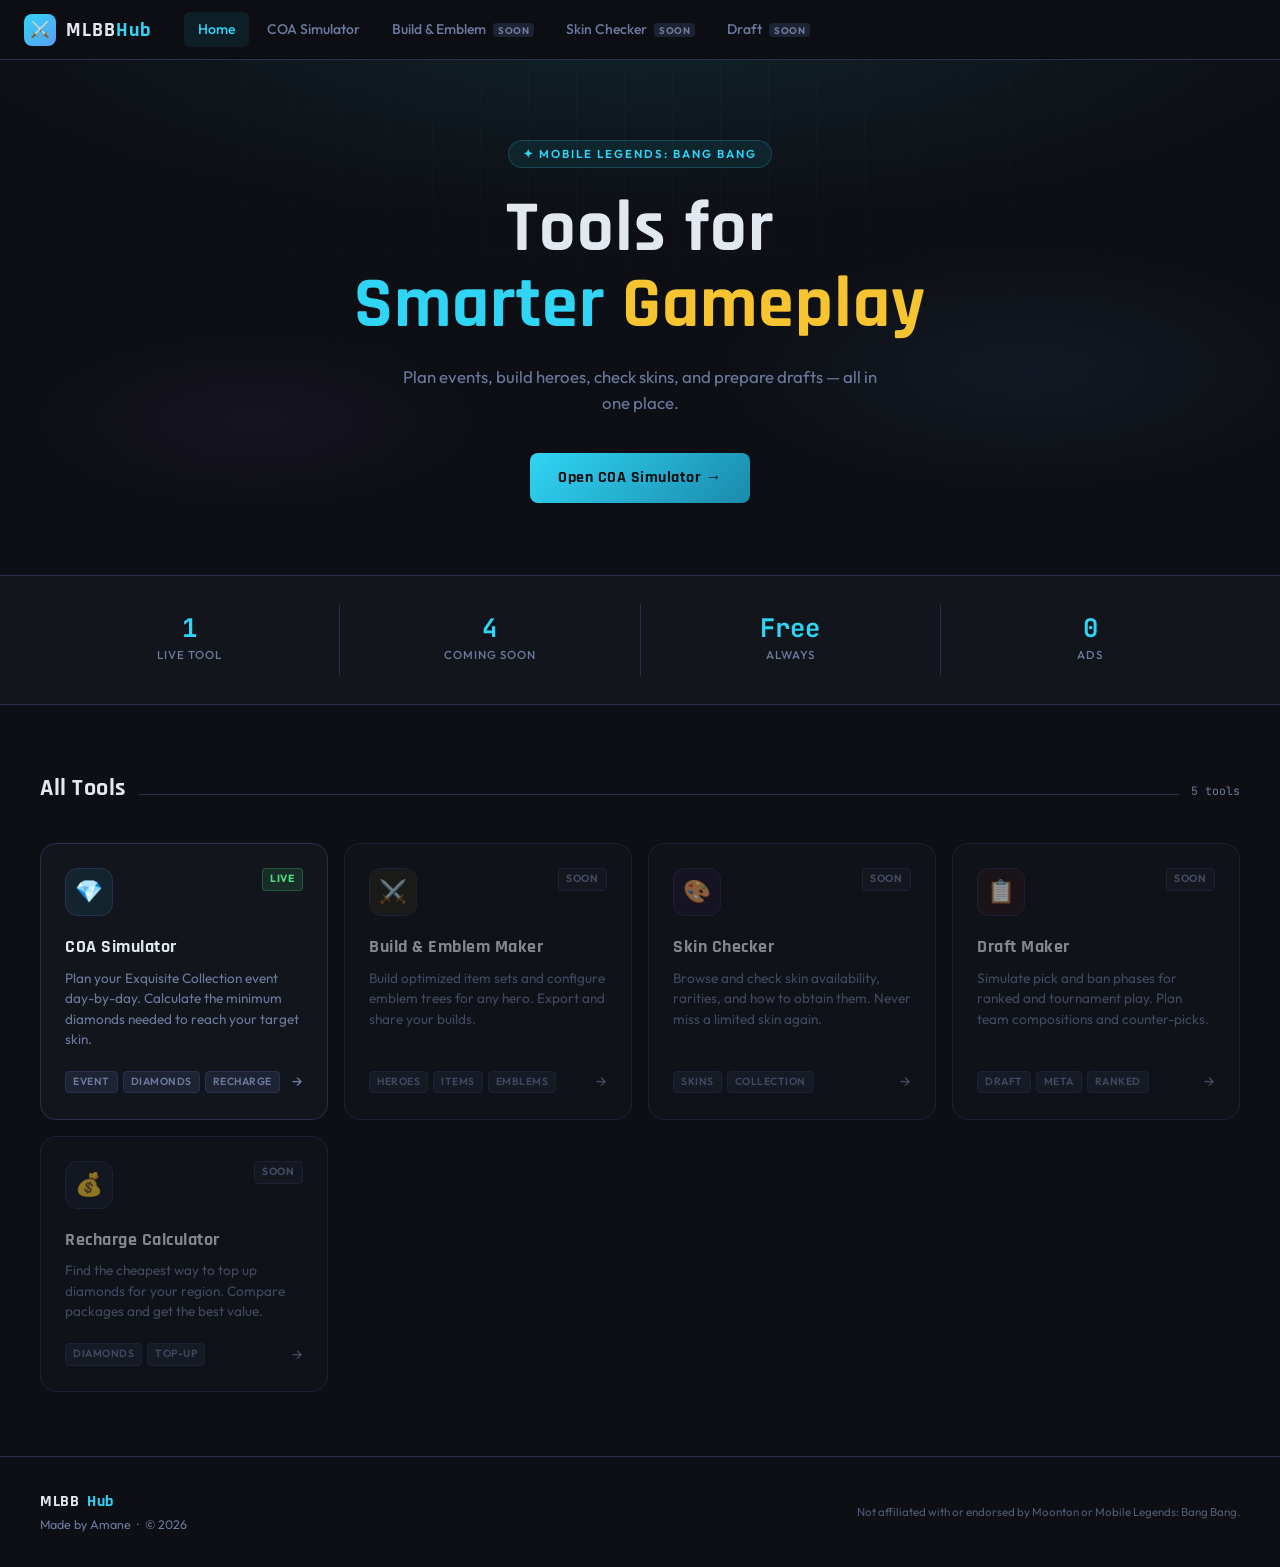
<file: index.html>
<!DOCTYPE html>
<html lang="en">
<head>
<meta charset="UTF-8">
<meta name="viewport" content="width=device-width, initial-scale=1.0">
<meta name="description" content="MLBB Hub — a collection of tools for Mobile Legends: Bang Bang players. COA simulator, build maker, skin checker, draft helper and more.">
<meta property="og:title" content="MLBB Hub — Tools for Mobile Legends Players">
<meta property="og:description" content="A growing collection of free tools for MLBB players. Plan your events, build your heroes, check skins, and more.">
<meta property="og:image" content="./Assets/preview.png">
<meta property="og:type" content="website">
<meta property="og:site_name" content="MLBB Hub">
<meta name="twitter:card" content="summary_large_image">
<meta name="twitter:title" content="MLBB Hub — Tools for Mobile Legends Players">
<meta name="twitter:description" content="A growing collection of free tools for MLBB players.">
<meta name="twitter:image" content="./Assets/preview.png">
<title>MLBB Hub</title>
<link rel="preconnect" href="https://fonts.googleapis.com">
<link href="https://fonts.googleapis.com/css2?family=Rajdhani:wght@500;600;700&family=Outfit:wght@300;400;500;600&family=JetBrains+Mono:wght@400;500;700&display=swap" rel="stylesheet">
<link rel="stylesheet" href="./style.css">
<style>

/* ── PAGE LAYOUT ── */
.page {
  min-height: 100vh;
  display: flex;
  flex-direction: column;
}
main { flex: 1; }

/* ── HERO ── */
.hero {
  position: relative;
  overflow: hidden;
  padding: 80px 24px 72px;
  text-align: center;
}
.hero-bg {
  position: absolute; inset: 0; z-index: 0;
  background:
    radial-gradient(ellipse 80% 60% at 50% -10%, rgba(48,213,245,.10) 0%, transparent 70%),
    radial-gradient(ellipse 40% 40% at 80% 60%,  rgba(91,158,245,.07) 0%, transparent 60%),
    radial-gradient(ellipse 30% 30% at 20% 70%,  rgba(168,85,247,.06) 0%, transparent 60%);
}
.hero-grid {
  position: absolute; inset: 0; z-index: 0;
  background-image:
    linear-gradient(var(--border) 1px, transparent 1px),
    linear-gradient(90deg, var(--border) 1px, transparent 1px);
  background-size: 48px 48px;
  opacity: .18;
  mask-image: radial-gradient(ellipse 70% 100% at 50% 0%, black 0%, transparent 80%);
  -webkit-mask-image: radial-gradient(ellipse 70% 100% at 50% 0%, black 0%, transparent 80%);
}
.hero-inner {
  position: relative; z-index: 1;
  max-width: 700px;
  margin: 0 auto;
}
.hero-eyebrow {
  display: inline-flex; align-items: center; gap: 6px;
  font-size: 0.72rem; font-weight: 600; letter-spacing: 2px;
  text-transform: uppercase; color: var(--coa);
  background: rgba(48,213,245,.08);
  border: 1px solid rgba(48,213,245,.2);
  border-radius: 20px;
  padding: 4px 14px;
  margin-bottom: 24px;
  user-select: none;
  animation: fadeUp .5s ease both;
}
.hero-title {
  font-family: var(--font-display);
  font-size: clamp(2.5rem, 7vw, 4.5rem);
  font-weight: 700;
  line-height: 1.05;
  letter-spacing: 1px;
  color: var(--text);
  margin-bottom: 20px;
  animation: fadeUp .5s .1s ease both;
}
.hero-title .accent { color: var(--coa); }
.hero-title .accent-gold { color: var(--gold); }
.hero-sub {
  font-size: 1.05rem;
  font-weight: 400;
  color: var(--muted);
  max-width: 480px;
  margin: 0 auto 36px;
  animation: fadeUp .5s .2s ease both;
}
.hero-cta {
  display: inline-flex; align-items: center; gap: 8px;
  padding: 12px 28px;
  background: linear-gradient(135deg, var(--coa), var(--coa2));
  border: none;
  border-radius: 8px;
  font-family: var(--font-display);
  font-size: 1rem;
  font-weight: 700;
  letter-spacing: .5px;
  color: #0d0f14;
  text-decoration: none;
  transition: opacity .15s, transform .15s;
  animation: fadeUp .5s .3s ease both;
  user-select: none;
}
.hero-cta:hover { opacity: .88; transform: translateY(-1px); }

/* ── SECTION ── */
.section {
  padding: 64px 24px;
}
.section-header {
  max-width: 1200px;
  margin: 0 auto 36px;
  display: flex; align-items: baseline; gap: 12px;
}
.section-title {
  font-family: var(--font-display);
  font-size: 1.5rem;
  font-weight: 700;
  letter-spacing: .5px;
  color: var(--text);
  user-select: none;
}
.section-line {
  flex: 1;
  height: 1px;
  background: var(--border);
}
.section-count {
  font-family: var(--font-mono);
  font-size: 0.72rem;
  color: var(--muted);
  user-select: none;
}

/* ── TOOL GRID ── */
.tool-grid {
  max-width: 1200px;
  margin: 0 auto;
  display: grid;
  grid-template-columns: repeat(auto-fill, minmax(280px, 1fr));
  gap: 16px;
}

.tool-card {
  background: var(--s1);
  border: 1px solid var(--border);
  border-radius: var(--radius-lg);
  padding: 24px;
  display: flex;
  flex-direction: column;
  gap: 0;
  transition: border-color .2s, transform .2s, box-shadow .2s;
  position: relative;
  overflow: hidden;
  text-decoration: none;
  color: inherit;
}
.tool-card::before {
  content: '';
  position: absolute; top: 0; left: 0; right: 0;
  height: 2px;
  background: var(--card-accent, var(--border));
  opacity: 0;
  transition: opacity .2s;
}
.tool-card:hover {
  border-color: var(--card-accent, var(--border));
  transform: translateY(-3px);
  box-shadow: 0 12px 40px rgba(0,0,0,.4);
}
.tool-card:hover::before { opacity: 1; }
.tool-card.disabled {
  opacity: .55;
  cursor: default;
  pointer-events: none;
}

.tool-card-head {
  display: flex; align-items: flex-start; justify-content: space-between;
  margin-bottom: 16px;
}
.tool-card-icon {
  width: 48px; height: 48px;
  border-radius: 12px;
  background: var(--card-icon-bg, var(--s3));
  border: 1px solid var(--border);
  display: flex; align-items: center; justify-content: center;
  font-size: 1.4rem;
  flex-shrink: 0;
}
.tool-card-name {
  font-family: var(--font-display);
  font-size: 1.15rem;
  font-weight: 700;
  letter-spacing: .5px;
  color: var(--text);
  margin-bottom: 6px;
  user-select: none;
}
.tool-card-desc {
  font-size: 0.85rem;
  color: var(--muted);
  line-height: 1.5;
  flex: 1;
  margin-bottom: 20px;
}
.tool-card-footer {
  display: flex; align-items: center; justify-content: space-between;
  margin-top: auto;
}
.tool-card-tags {
  display: flex; flex-wrap: wrap; gap: 5px;
}
.tool-tag {
  font-size: 0.65rem;
  font-weight: 600;
  letter-spacing: .5px;
  text-transform: uppercase;
  color: var(--muted);
  background: var(--s3);
  border: 1px solid var(--border);
  border-radius: 4px;
  padding: 2px 7px;
  user-select: none;
}
.tool-card-arrow {
  font-size: 1rem;
  color: var(--muted);
  transition: color .2s, transform .2s;
  user-select: none;
}
.tool-card:hover .tool-card-arrow {
  color: var(--card-accent, var(--coa));
  transform: translateX(3px);
}

/* ── STATS STRIP ── */
.stats-strip {
  background: var(--s1);
  border-top: 1px solid var(--border);
  border-bottom: 1px solid var(--border);
  padding: 28px 24px;
}
.stats-strip-inner {
  max-width: 1200px;
  margin: 0 auto;
  display: flex; flex-wrap: wrap;
  justify-content: center;
  gap: 0;
}
.stat-item {
  flex: 1; min-width: 150px;
  text-align: center;
  padding: 12px 24px;
  border-right: 1px solid var(--border);
  user-select: none;
}
.stat-item:last-child { border-right: none; }
.stat-item-val {
  font-family: var(--font-mono);
  font-size: 1.6rem;
  font-weight: 700;
  color: var(--coa);
  line-height: 1;
  margin-bottom: 4px;
}
.stat-item-label {
  font-size: 0.72rem;
  font-weight: 500;
  letter-spacing: 1px;
  text-transform: uppercase;
  color: var(--muted);
}

/* ── ANIMATIONS ── */
@keyframes fadeUp {
  from { opacity: 0; transform: translateY(16px); }
  to   { opacity: 1; transform: translateY(0); }
}

/* ── RESPONSIVE ── */
@media (max-width: 640px) {
  .hero { padding: 56px 16px 48px; }
  .section { padding: 48px 16px; }
  .tool-grid { grid-template-columns: 1fr; }
  .stat-item { border-right: none; border-bottom: 1px solid var(--border); }
  .stat-item:last-child { border-bottom: none; }
}

</style>
</head>
<body>
<div class="page">

  <!-- HEADER -->
  <header class="hub-header">
    <a class="hub-logo" href="./index.html">
      <div class="hub-logo-icon">⚔️</div>
      <span class="hub-logo-name">MLBB<span>Hub</span></span>
    </a>
    <nav class="hub-nav">
      <a class="hub-nav-link active" href="./index.html"><span class="label">Home</span></a>
      <a class="hub-nav-link" href="./coa/index.html"><span class="label">COA Simulator</span></a>
      <a class="hub-nav-link" href="#"><span class="label">Build & Emblem</span> <span class="hub-nav-badge">Soon</span></a>
      <a class="hub-nav-link" href="#"><span class="label">Skin Checker</span> <span class="hub-nav-badge">Soon</span></a>
      <a class="hub-nav-link" href="#"><span class="label">Draft</span> <span class="hub-nav-badge">Soon</span></a>
    </nav>
  </header>

  <main>

    <!-- HERO -->
    <section class="hero">
      <div class="hero-bg"></div>
      <div class="hero-grid"></div>
      <div class="hero-inner">
        <div class="hero-eyebrow">✦ Mobile Legends: Bang Bang</div>
        <h1 class="hero-title">
          Tools for<br>
          <span class="accent">Smarter</span> <span class="accent-gold">Gameplay</span>
        </h1>
        <p class="hero-sub">Plan events, build heroes, check skins, and prepare drafts — all in one place.</p>
        <a class="hero-cta" href="./coa/index.html">Open COA Simulator →</a>
      </div>
    </section>

    <!-- STATS STRIP -->
    <div class="stats-strip">
      <div class="stats-strip-inner">
        <div class="stat-item">
          <div class="stat-item-val">1</div>
          <div class="stat-item-label">Live Tool</div>
        </div>
        <div class="stat-item">
          <div class="stat-item-val">4</div>
          <div class="stat-item-label">Coming Soon</div>
        </div>
        <div class="stat-item">
          <div class="stat-item-val">Free</div>
          <div class="stat-item-label">Always</div>
        </div>
        <div class="stat-item">
          <div class="stat-item-val">0</div>
          <div class="stat-item-label">Ads</div>
        </div>
      </div>
    </div>

    <!-- TOOLS -->
    <section class="section">
      <div class="section-header">
        <h2 class="section-title">All Tools</h2>
        <div class="section-line"></div>
        <span class="section-count">5 tools</span>
      </div>

      <div class="tool-grid">

        <!-- COA SIMULATOR — LIVE -->
        <a class="tool-card" href="./coa/index.html"
           style="--card-accent: var(--coa); --card-icon-bg: rgba(48,213,245,.08);">
          <div class="tool-card-head">
            <div class="tool-card-icon">💎</div>
            <span class="tool-badge live">Live</span>
          </div>
          <div class="tool-card-name">COA Simulator</div>
          <p class="tool-card-desc">Plan your Exquisite Collection event day-by-day. Calculate the minimum diamonds needed to reach your target skin.</p>
          <div class="tool-card-footer">
            <div class="tool-card-tags">
              <span class="tool-tag">Event</span>
              <span class="tool-tag">Diamonds</span>
              <span class="tool-tag">Recharge</span>
            </div>
            <span class="tool-card-arrow">→</span>
          </div>
        </a>

        <!-- BUILD & EMBLEM — SOON -->
        <div class="tool-card disabled"
             style="--card-accent: var(--gold); --card-icon-bg: rgba(245,196,48,.08);">
          <div class="tool-card-head">
            <div class="tool-card-icon">⚔️</div>
            <span class="tool-badge soon">Soon</span>
          </div>
          <div class="tool-card-name">Build & Emblem Maker</div>
          <p class="tool-card-desc">Build optimized item sets and configure emblem trees for any hero. Export and share your builds.</p>
          <div class="tool-card-footer">
            <div class="tool-card-tags">
              <span class="tool-tag">Heroes</span>
              <span class="tool-tag">Items</span>
              <span class="tool-tag">Emblems</span>
            </div>
            <span class="tool-card-arrow">→</span>
          </div>
        </div>

        <!-- SKIN CHECKER — SOON -->
        <div class="tool-card disabled"
           style="--card-accent: var(--purple); --card-icon-bg: rgba(168,85,247,.08);">
          <div class="tool-card-head">
            <div class="tool-card-icon">🎨</div>
            <span class="tool-badge soon">Soon</span>
          </div>
          <div class="tool-card-name">Skin Checker</div>
          <p class="tool-card-desc">Browse and check skin availability, rarities, and how to obtain them. Never miss a limited skin again.</p>
          <div class="tool-card-footer">
            <div class="tool-card-tags">
              <span class="tool-tag">Skins</span>
              <span class="tool-tag">Collection</span>
            </div>
            <span class="tool-card-arrow">→</span>
          </div>
        </div>

        <!-- DRAFT MAKER — SOON -->
        <div class="tool-card disabled"
           style="--card-accent: var(--red); --card-icon-bg: rgba(245,81,81,.08);">
          <div class="tool-card-head">
            <div class="tool-card-icon">📋</div>
            <span class="tool-badge soon">Soon</span>
          </div>
          <div class="tool-card-name">Draft Maker</div>
          <p class="tool-card-desc">Simulate pick and ban phases for ranked and tournament play. Plan team compositions and counter-picks.</p>
          <div class="tool-card-footer">
            <div class="tool-card-tags">
              <span class="tool-tag">Draft</span>
              <span class="tool-tag">Meta</span>
              <span class="tool-tag">Ranked</span>
            </div>
            <span class="tool-card-arrow">→</span>
          </div>
        </div>

        <!-- RECHARGE CALC — SOON -->
        <div class="tool-card disabled"
           style="--card-accent: var(--dia); --card-icon-bg: rgba(91,158,245,.08);">
          <div class="tool-card-head">
            <div class="tool-card-icon">💰</div>
            <span class="tool-badge soon">Soon</span>
          </div>
          <div class="tool-card-name">Recharge Calculator</div>
          <p class="tool-card-desc">Find the cheapest way to top up diamonds for your region. Compare packages and get the best value.</p>
          <div class="tool-card-footer">
            <div class="tool-card-tags">
              <span class="tool-tag">Diamonds</span>
              <span class="tool-tag">Top-up</span>
            </div>
            <span class="tool-card-arrow">→</span>
          </div>
        </div>

      </div>
    </section>

  </main>

  <!-- FOOTER -->
  <footer class="hub-footer">
    <div class="hub-footer-inner">
      <div>
        <div class="hub-footer-brand">MLBB<span>Hub</span></div>
        <div class="hub-footer-copy">Made by Amane &nbsp;·&nbsp; © 2026</div>
      </div>
      <div class="hub-footer-disclaimer">
        Not affiliated with or endorsed by Moonton or Mobile Legends: Bang Bang.
      </div>
    </div>
  </footer>

</div>
</body>
</html>
</file>
<file: style.css>
@import url('https://fonts.googleapis.com/css2?family=Rajdhani:wght@500;600;700&family=Outfit:wght@300;400;500;600&family=JetBrains+Mono:wght@400;500;700&display=swap');

:root {
  --bg:     #0d0f14;
  --s1:     #12151c;
  --s2:     #181c26;
  --s3:     #1e2333;
  --border: #2a3050;
  --text:   #e2e8f0;
  --muted:  #6b7a9e;
  --gold:   #f5c430;
  --dia:    #5b9ef5;
  --coa:    #30d5f5;
  --coa2:   #1b8aab;
  --purple: #a855f7;
  --red:    #f55151;
  --green:  #4ade80;

  --font-display: 'Rajdhani', sans-serif;
  --font-body:    'Outfit', sans-serif;
  --font-mono:    'JetBrains Mono', monospace;

  --header-h: 60px;
  --radius:   10px;
  --radius-lg: 16px;
}

*, *::before, *::after { box-sizing: border-box; margin: 0; padding: 0; }

html { scroll-behavior: smooth; }

body {
  background: var(--bg);
  color: var(--text);
  font-family: var(--font-body);
  font-size: 1rem;
  line-height: 1.6;
  min-height: 100vh;
  -webkit-font-smoothing: antialiased;
}

a { color: inherit; text-decoration: none; }
button { cursor: pointer; font-family: inherit; }
img { display: block; max-width: 100%; }

/* ── SCROLLBAR ── */
::-webkit-scrollbar { width: 6px; }
::-webkit-scrollbar-track { background: var(--s1); }
::-webkit-scrollbar-thumb { background: var(--border); border-radius: 3px; }
::-webkit-scrollbar-thumb:hover { background: var(--muted); }

/* ── HEADER ── */
.hub-header {
  position: sticky; top: 0; z-index: 100;
  height: var(--header-h);
  background: rgba(13,15,20,.85);
  backdrop-filter: blur(12px);
  -webkit-backdrop-filter: blur(12px);
  border-bottom: 1px solid var(--border);
  display: flex; align-items: center;
  padding: 0 24px;
  gap: 32px;
}

.hub-logo {
  display: flex; align-items: center; gap: 10px;
  user-select: none;
  flex-shrink: 0;
}
.hub-logo-icon {
  width: 32px; height: 32px;
  background: linear-gradient(135deg, var(--coa), var(--dia));
  border-radius: 8px;
  display: flex; align-items: center; justify-content: center;
  font-size: 1rem;
}
.hub-logo-name {
  font-family: var(--font-display);
  font-size: 1.25rem;
  font-weight: 700;
  letter-spacing: 1px;
  color: var(--text);
}
.hub-logo-name span { color: var(--coa); }

.hub-nav {
  display: flex; align-items: center; gap: 4px;
  flex: 1;
}
.hub-nav-link {
  padding: 6px 14px;
  border-radius: 6px;
  font-size: 0.875rem;
  font-weight: 500;
  color: var(--muted);
  transition: color .15s, background .15s;
  user-select: none;
  white-space: nowrap;
}
.hub-nav-link:hover { color: var(--text); background: var(--s2); }
.hub-nav-link.active { color: var(--coa); background: rgba(48,213,245,.08); }

.hub-nav-badge {
  font-size: 0.6rem;
  font-weight: 700;
  letter-spacing: .5px;
  background: var(--s3);
  color: var(--muted);
  padding: 1px 5px;
  border-radius: 4px;
  margin-left: 4px;
  vertical-align: middle;
  text-transform: uppercase;
}

.hub-header-right {
  margin-left: auto;
  display: flex; align-items: center; gap: 12px;
  flex-shrink: 0;
}

/* ── FOOTER ── */
.hub-footer {
  border-top: 1px solid var(--border);
  padding: 32px 24px;
  margin-top: auto;
}
.hub-footer-inner {
  max-width: 1200px;
  margin: 0 auto;
  display: flex;
  align-items: center;
  justify-content: space-between;
  gap: 16px;
  flex-wrap: wrap;
}
.hub-footer-brand {
  display: flex; align-items: center; gap: 8px;
  font-family: var(--font-display);
  font-weight: 700;
  font-size: 1rem;
  letter-spacing: .5px;
  user-select: none;
}
.hub-footer-brand span { color: var(--coa); }
.hub-footer-copy {
  font-size: 0.78rem;
  color: var(--muted);
}
.hub-footer-disclaimer {
  font-size: 0.72rem;
  color: var(--muted);
  opacity: .7;
}

/* ── TOOL BADGE ── */
.tool-badge {
  display: inline-flex; align-items: center;
  font-size: 0.65rem; font-weight: 700;
  letter-spacing: .8px; text-transform: uppercase;
  padding: 2px 7px; border-radius: 4px;
  user-select: none;
}
.tool-badge.live    { background: rgba(74,222,128,.12); color: var(--green); border: 1px solid rgba(74,222,128,.25); }
.tool-badge.soon    { background: rgba(107,122,158,.1);  color: var(--muted); border: 1px solid var(--border); }
.tool-badge.beta    { background: rgba(245,196,48,.1);   color: var(--gold);  border: 1px solid rgba(245,196,48,.25); }
.tool-badge.new     { background: rgba(48,213,245,.1);   color: var(--coa);   border: 1px solid rgba(48,213,245,.25); }

/* ── UTILITY ── */
.container {
  max-width: 1200px;
  margin: 0 auto;
  padding: 0 24px;
}

@media (max-width: 768px) {
  .hub-header { padding: 0 16px; gap: 16px; }
  .container { padding: 0 16px; }
  .hub-nav-link span.label { display: none; }
}
@media (max-width: 480px) {
  .hub-nav { display: none; }
}
</file>
